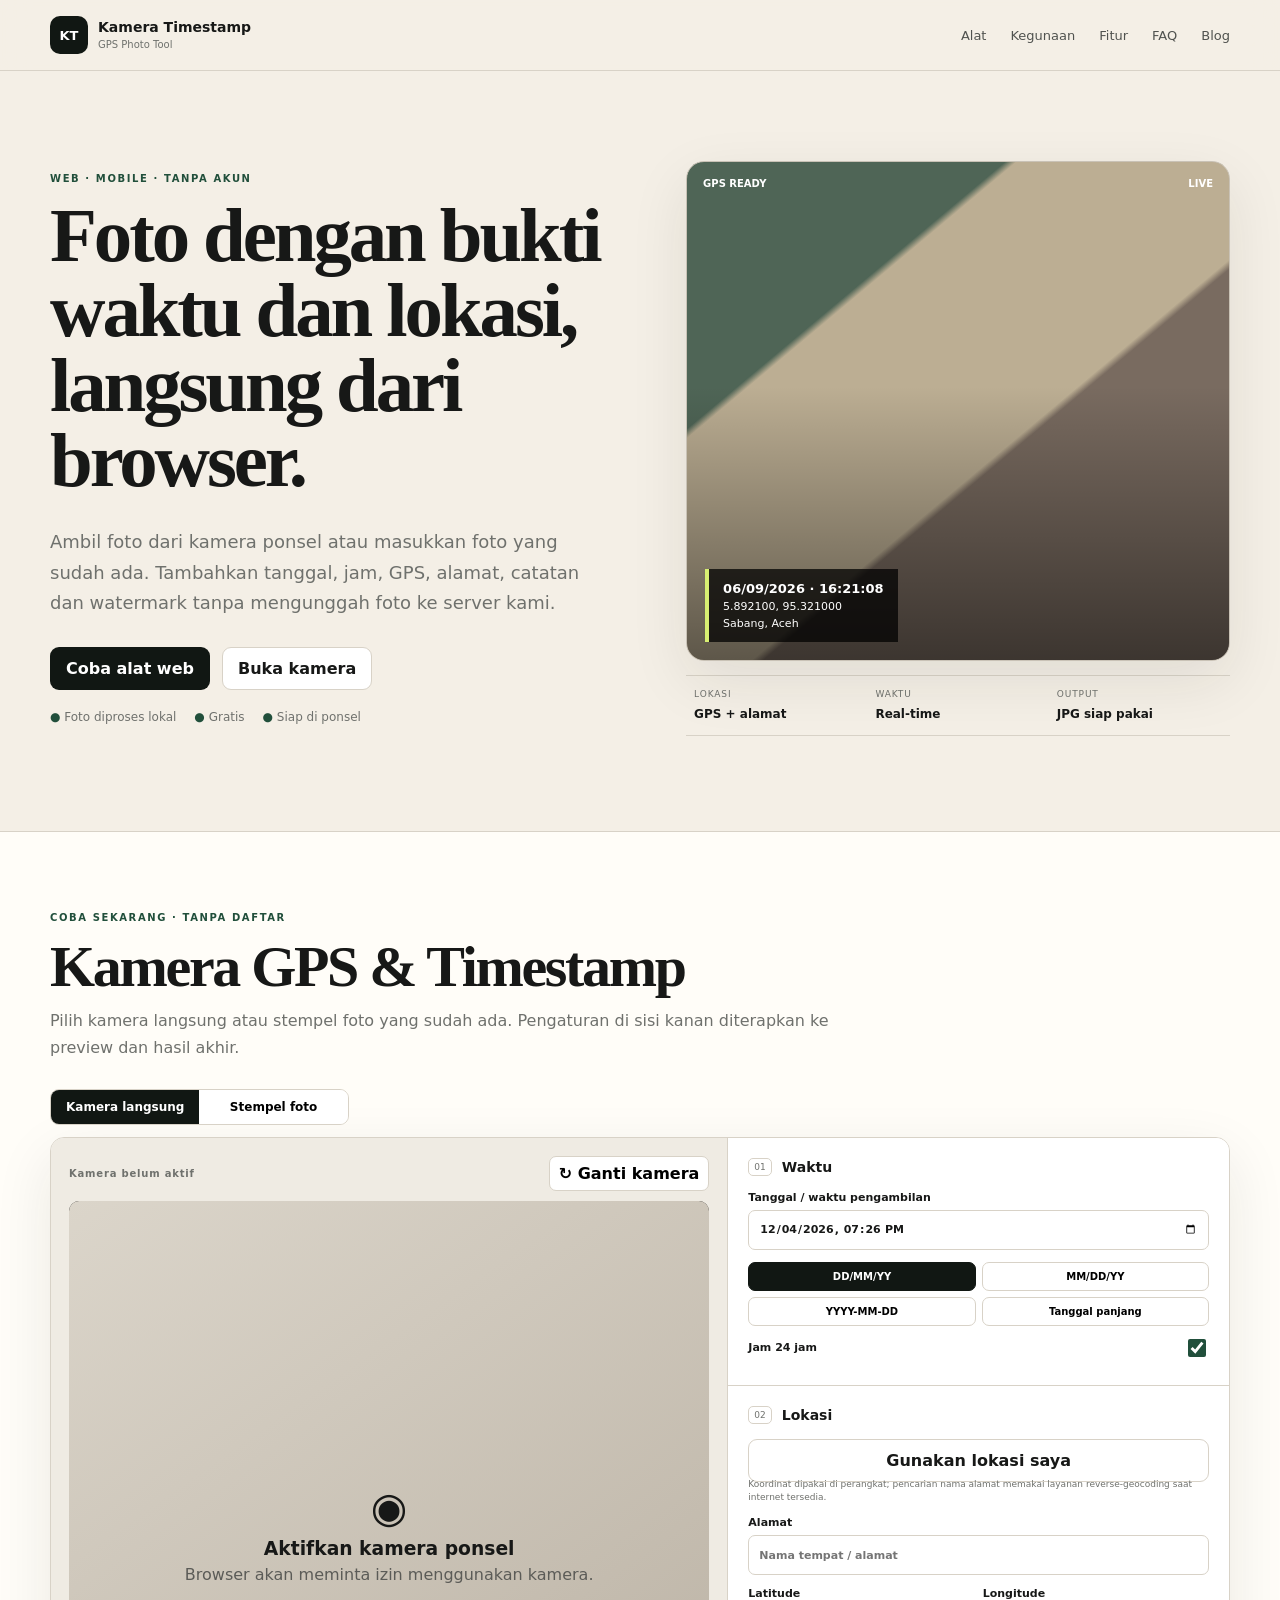
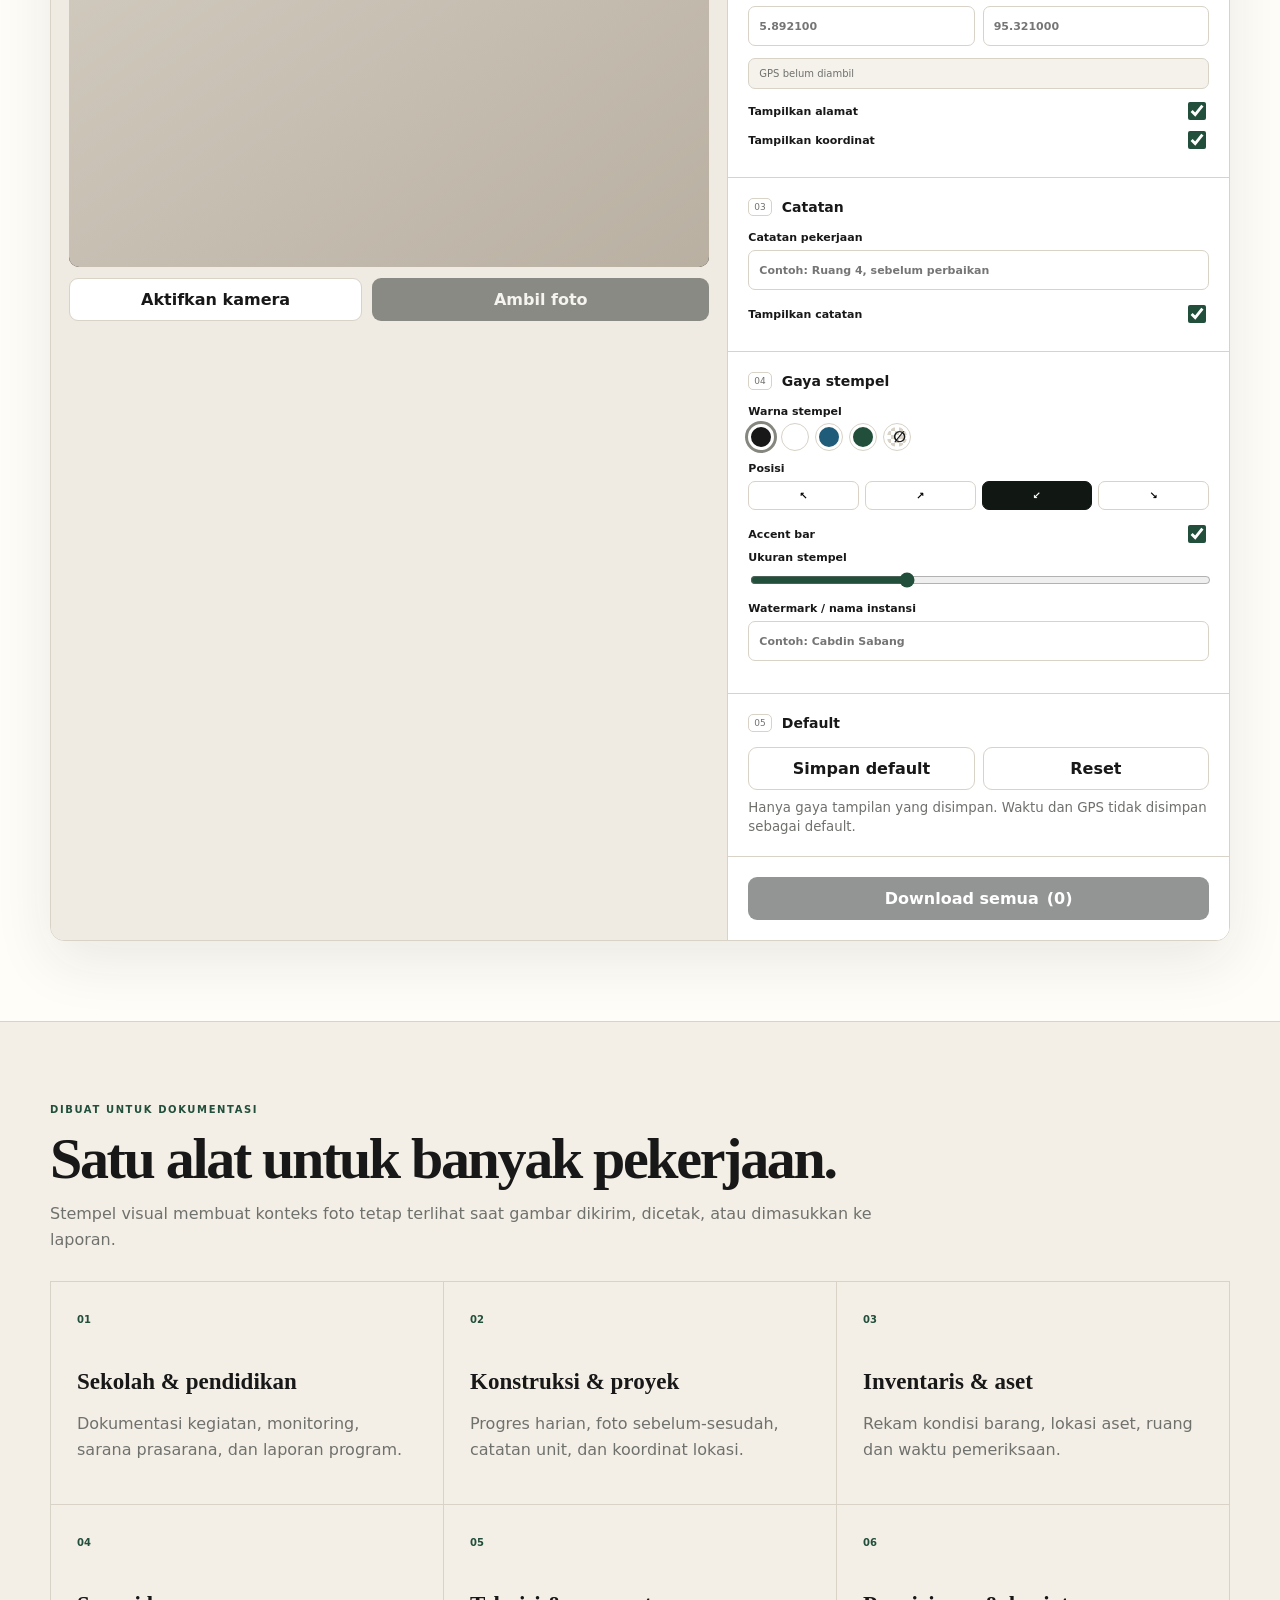
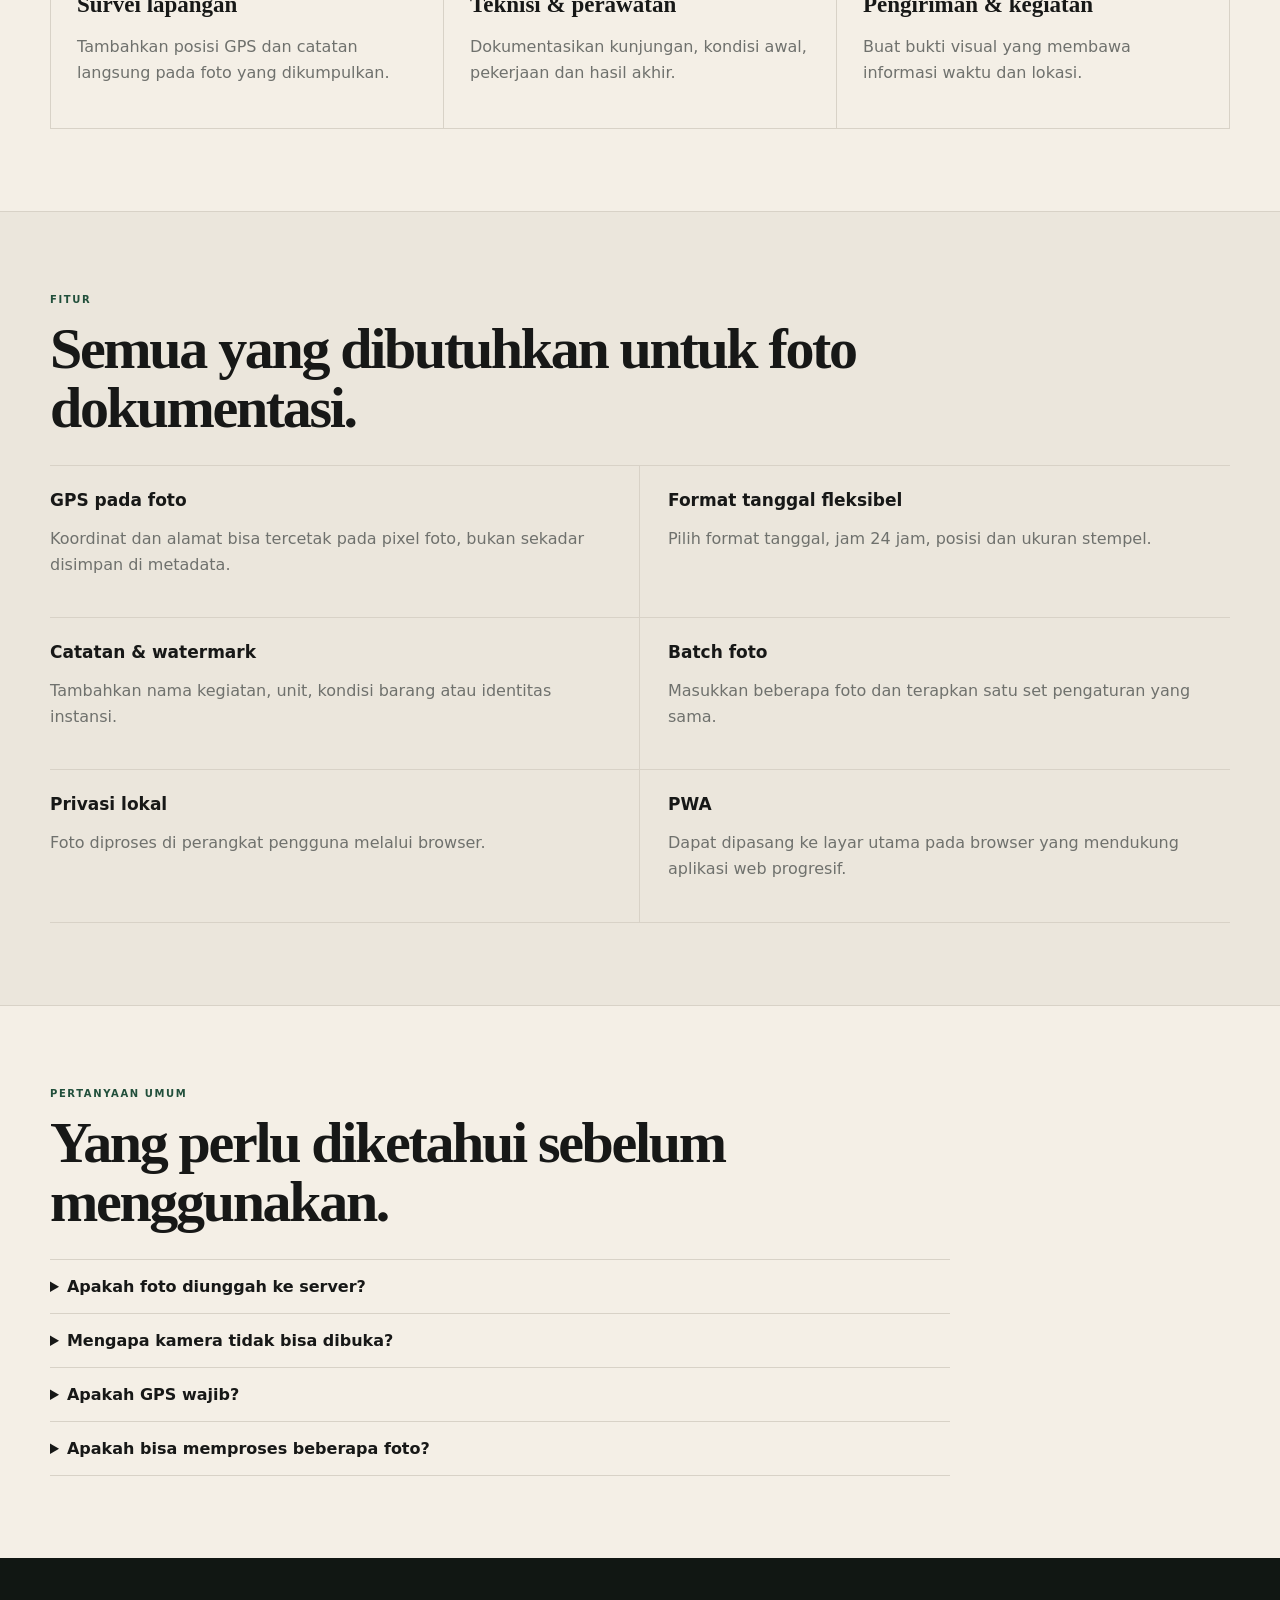
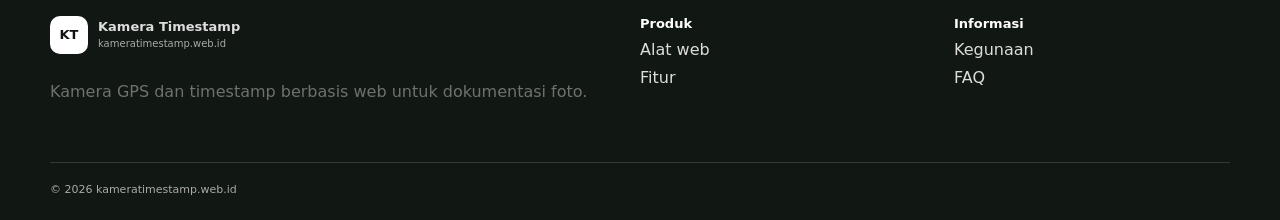
<file: index.html>
<!doctype html>
<html lang="id">
<head>
  <meta charset="utf-8" />
  <meta name="viewport" content="width=device-width,initial-scale=1,viewport-fit=cover" />
  <meta name="theme-color" content="#f4efe6" />
  <title>Kamera Timestamp GPS Online | Foto Tanggal, Jam, Lokasi</title>
  <script async src="https://pagead2.googlesyndication.com/pagead/js/adsbygoogle.js?client=ca-pub-8942638117851999"
     crossorigin="anonymous"></script>
  <meta name="description" content="Kamera timestamp GPS online untuk memotret atau memberi stempel pada foto dengan tanggal, jam, GPS, alamat, catatan, dan watermark langsung di browser." />
  <meta name="robots" content="index,follow,max-image-preview:large" />
  <link rel="canonical" href="https://kameratimestamp.web.id/" />
  <meta property="og:title" content="Kamera Timestamp GPS Online" />
  <meta property="og:description" content="Foto dengan tanggal, jam, GPS, alamat dan watermark langsung dari browser ponsel." />
  <meta property="og:type" content="website" />
  <meta property="og:url" content="https://kameratimestamp.web.id/" />
  <meta name="twitter:card" content="summary_large_image" />
  <link rel="manifest" href="manifest.webmanifest" />
  <link rel="icon" href="icon-192.png" sizes="192x192" />
  <link rel="apple-touch-icon" href="icon-192.png" />
  <link rel="stylesheet" href="styles.css" />
  <script type="application/ld+json">
  {
    "@context":"https://schema.org",
    "@type":"WebApplication",
    "name":"Kamera Timestamp GPS",
    "url":"https://kameratimestamp.web.id/",
    "applicationCategory":"PhotographyApplication",
    "operatingSystem":"Android, iOS, Windows, macOS",
    "description":"Aplikasi web kamera timestamp GPS untuk menambahkan tanggal, jam, koordinat, alamat, catatan dan watermark pada foto.",
    "offers":{"@type":"Offer","price":"0","priceCurrency":"IDR"}
  }
  </script>
</head>
<body>
  <header class="site-header">
    <div class="nav-shell">
      <a href="#top" class="brand" aria-label="Kamera Timestamp">
        <span class="brand-badge">KT</span>
        <span class="brand-copy"><strong>Kamera Timestamp</strong><small>GPS Photo Tool</small></span>
      </a>
      <nav aria-label="Navigasi utama">
        <a href="#tool">Alat</a>
        <a href="#usecases">Kegunaan</a>
        <a href="#features">Fitur</a>
        <a href="#faq">FAQ</a>
        <a href="/blog/">Blog</a>
      </nav>
      <button id="installApp" class="button button-ghost hidden" type="button">Pasang App</button>
    </div>
  </header>

  <main id="top">
    <section class="hero section-shell">
      <div class="hero-copy">
        <p class="eyebrow">WEB · MOBILE · TANPA AKUN</p>
        <h1>Foto dengan bukti waktu dan lokasi, langsung dari browser.</h1>
        <p class="hero-lead">Ambil foto dari kamera ponsel atau masukkan foto yang sudah ada. Tambahkan tanggal, jam, GPS, alamat, catatan dan watermark tanpa mengunggah foto ke server kami.</p>
        <div class="hero-actions">
          <a href="#tool" class="button button-dark">Coba alat web</a>
          <button id="heroCamera" class="button button-light" type="button">Buka kamera</button>
        </div>
        <div class="trust-row">
          <span>● Foto diproses lokal</span><span>● Gratis</span><span>● Siap di ponsel</span>
        </div>
      </div>
      <div class="hero-card" aria-hidden="true">
        <div class="hero-photo">
          <div class="hero-photo-top"><span>GPS READY</span><span>LIVE</span></div>
          <div class="hero-stamp">
            <strong>06/09/2026 · 16:21:08</strong>
            <span>5.892100, 95.321000</span>
            <span>Sabang, Aceh</span>
          </div>
        </div>
        <div class="hero-metrics">
          <div><small>LOKASI</small><strong>GPS + alamat</strong></div>
          <div><small>WAKTU</small><strong>Real-time</strong></div>
          <div><small>OUTPUT</small><strong>JPG siap pakai</strong></div>
        </div>
      </div>
    </section>

    <section id="tool" class="tool-wrap">
      <div class="section-shell">
        <div class="section-heading">
          <p class="eyebrow">COBA SEKARANG · TANPA DAFTAR</p>
          <h2>Kamera GPS & Timestamp</h2>
          <p>Pilih kamera langsung atau stempel foto yang sudah ada. Pengaturan di sisi kanan diterapkan ke preview dan hasil akhir.</p>
        </div>

        <div class="mode-tabs" role="tablist" aria-label="Mode alat">
          <button id="cameraTab" class="mode-tab active" type="button" data-mode="camera">Kamera langsung</button>
          <button id="uploadTab" class="mode-tab" type="button" data-mode="upload">Stempel foto</button>
        </div>

        <div class="tool-card">
          <div class="preview-pane">
            <div id="cameraMode" class="mode-panel">
              <div class="preview-toolbar">
                <span id="cameraState" class="status-chip">Kamera belum aktif</span>
                <button id="switchCamera" class="mini-button" type="button">↻ Ganti kamera</button>
              </div>
              <div id="cameraStage" class="camera-stage">
                <video id="video" autoplay playsinline muted></video>
                <div id="liveStamp" class="live-stamp"></div>
                <div id="cameraPlaceholder" class="camera-placeholder">
                  <div class="placeholder-icon">◉</div>
                  <h3>Aktifkan kamera ponsel</h3>
                  <p>Browser akan meminta izin menggunakan kamera.</p>
                </div>
                <div id="flash" class="flash"></div>
              </div>
              <div class="camera-actions">
                <button id="startCamera" class="button button-light" type="button">Aktifkan kamera</button>
                <button id="capturePhoto" class="button button-dark" type="button" disabled>Ambil foto</button>
              </div>
            </div>

            <div id="uploadMode" class="mode-panel hidden">
              <div id="dropZone" class="drop-zone" tabindex="0">
                <input id="photoInput" type="file" accept="image/jpeg,image/png,image/webp" multiple hidden />
                <div class="drop-icon">＋</div>
                <h3>Taruh foto di sini</h3>
                <p>JPG, PNG, atau WEBP. Bisa pilih beberapa foto sekaligus.</p>
                <button id="chooseFiles" class="button button-dark" type="button">Pilih foto</button>
              </div>
              <div id="uploadPreviewWrap" class="upload-preview-wrap hidden">
                <canvas id="uploadCanvas"></canvas>
                <div class="upload-preview-meta">
                  <span id="currentFileName">—</span>
                  <div>
                    <button id="prevPhoto" class="mini-button" type="button">←</button>
                    <span id="photoCounter">1 / 1</span>
                    <button id="nextPhoto" class="mini-button" type="button">→</button>
                  </div>
                </div>
                <div class="upload-actions"><button id="addMorePhotos" class="button button-light" type="button">+ Tambah foto</button><button id="downloadSelected" class="button button-dark" type="button">Download foto ini</button></div>
              </div>
            </div>

            <div id="resultPanel" class="result-panel hidden">
              <div class="result-title"><span>HASIL</span><strong>Foto siap digunakan</strong></div>
              <img id="resultImage" alt="Hasil foto timestamp GPS" />
              <div class="result-actions">
                <a id="downloadCurrent" class="button button-dark" href="#" download="timestamp-photo.jpg">Download</a>
                <button id="shareCurrent" class="button button-light" type="button">Bagikan</button>
              </div>
            </div>
          </div>

          <aside class="settings-pane">
            <section class="settings-group">
              <div class="settings-title"><span>01</span><h3>Waktu</h3></div>
              <label>Tanggal / waktu pengambilan
                <input id="capturedAt" type="datetime-local" />
              </label>
              <div class="format-buttons" id="dateFormats">
                <button type="button" data-format="dmy" class="active">DD/MM/YY</button>
                <button type="button" data-format="mdy">MM/DD/YY</button>
                <button type="button" data-format="iso">YYYY-MM-DD</button>
                <button type="button" data-format="long">Tanggal panjang</button>
              </div>
              <label class="toggle-row"><span>Jam 24 jam</span><input id="clock24" type="checkbox" checked /></label>
            </section>

            <section class="settings-group">
              <div class="settings-title"><span>02</span><h3>Lokasi</h3></div>
              <button id="useLocation" class="button button-light full" type="button">Gunakan lokasi saya</button>
              <small class="privacy-inline">Koordinat dipakai di perangkat; pencarian nama alamat memakai layanan reverse-geocoding saat internet tersedia.</small>
              <label>Alamat
                <input id="address" type="text" placeholder="Nama tempat / alamat" />
              </label>
              <div class="two-cols">
                <label>Latitude<input id="latitude" inputmode="decimal" type="text" placeholder="5.892100" /></label>
                <label>Longitude<input id="longitude" inputmode="decimal" type="text" placeholder="95.321000" /></label>
              </div>
              <div id="gpsInfo" class="gps-info">GPS belum diambil</div>
              <label class="toggle-row"><span>Tampilkan alamat</span><input id="showAddress" type="checkbox" checked /></label>
              <label class="toggle-row"><span>Tampilkan koordinat</span><input id="showCoordinates" type="checkbox" checked /></label>
            </section>

            <section class="settings-group">
              <div class="settings-title"><span>03</span><h3>Catatan</h3></div>
              <label>Catatan pekerjaan<input id="jobNote" type="text" maxlength="120" placeholder="Contoh: Ruang 4, sebelum perbaikan" /></label>
              <label class="toggle-row"><span>Tampilkan catatan</span><input id="showNote" type="checkbox" checked /></label>
            </section>

            <section class="settings-group">
              <div class="settings-title"><span>04</span><h3>Gaya stempel</h3></div>
              <label>Warna stempel
                <div class="color-row">
                  <button type="button" class="color-dot active" data-color="dark" aria-label="Hitam"></button>
                  <button type="button" class="color-dot light" data-color="light" aria-label="Putih"></button>
                  <button type="button" class="color-dot blue" data-color="blue" aria-label="Biru"></button>
                  <button type="button" class="color-dot green" data-color="green" aria-label="Hijau"></button>
                  <button type="button" class="color-dot none" data-color="none" aria-label="Tanpa warna" title="Tanpa warna"><span aria-hidden="true">∅</span></button>
                </div>
              </label>
              <label>Posisi
                <div class="position-grid" id="positionGrid">
                  <button type="button" data-position="top-left">↖</button>
                  <button type="button" data-position="top-right">↗</button>
                  <button type="button" data-position="bottom-left" class="active">↙</button>
                  <button type="button" data-position="bottom-right">↘</button>
                </div>
              </label>
              <label class="toggle-row"><span>Accent bar</span><input id="accentBar" type="checkbox" checked /></label>
              <label>Ukuran stempel
                <input id="stampSize" type="range" min="55" max="145" value="85" />
              </label>
              <label>Watermark / nama instansi
                <input id="watermark" type="text" maxlength="80" placeholder="Contoh: Cabdin Sabang" />
              </label>
            </section>

            <section class="settings-group defaults-group">
              <div class="settings-title"><span>05</span><h3>Default</h3></div>
              <div class="two-actions">
                <button id="saveDefaults" class="button button-light" type="button">Simpan default</button>
                <button id="resetDefaults" class="button button-light" type="button">Reset</button>
              </div>
              <small>Hanya gaya tampilan yang disimpan. Waktu dan GPS tidak disimpan sebagai default.</small>
            </section>

            <section class="settings-group action-group">
              <button id="downloadAll" class="button button-dark full" type="button" disabled>Download semua <span id="batchCount">(0)</span></button>
            </section>
          </aside>
        </div>
      </div>
    </section>

    <section id="usecases" class="section-shell content-section">
      <div class="section-heading wide">
        <p class="eyebrow">DIBUAT UNTUK DOKUMENTASI</p>
        <h2>Satu alat untuk banyak pekerjaan.</h2>
        <p>Stempel visual membuat konteks foto tetap terlihat saat gambar dikirim, dicetak, atau dimasukkan ke laporan.</p>
      </div>
      <div class="number-grid">
        <article><span>01</span><h3>Sekolah & pendidikan</h3><p>Dokumentasi kegiatan, monitoring, sarana prasarana, dan laporan program.</p></article>
        <article><span>02</span><h3>Konstruksi & proyek</h3><p>Progres harian, foto sebelum-sesudah, catatan unit, dan koordinat lokasi.</p></article>
        <article><span>03</span><h3>Inventaris & aset</h3><p>Rekam kondisi barang, lokasi aset, ruang dan waktu pemeriksaan.</p></article>
        <article><span>04</span><h3>Survei lapangan</h3><p>Tambahkan posisi GPS dan catatan langsung pada foto yang dikumpulkan.</p></article>
        <article><span>05</span><h3>Teknisi & perawatan</h3><p>Dokumentasikan kunjungan, kondisi awal, pekerjaan dan hasil akhir.</p></article>
        <article><span>06</span><h3>Pengiriman & kegiatan</h3><p>Buat bukti visual yang membawa informasi waktu dan lokasi.</p></article>
      </div>
    </section>

    <section id="features" class="feature-band">
      <div class="section-shell content-section">
        <div class="section-heading wide"><p class="eyebrow">FITUR</p><h2>Semua yang dibutuhkan untuk foto dokumentasi.</h2></div>
        <div class="feature-grid">
          <article><h3>GPS pada foto</h3><p>Koordinat dan alamat bisa tercetak pada pixel foto, bukan sekadar disimpan di metadata.</p></article>
          <article><h3>Format tanggal fleksibel</h3><p>Pilih format tanggal, jam 24 jam, posisi dan ukuran stempel.</p></article>
          <article><h3>Catatan & watermark</h3><p>Tambahkan nama kegiatan, unit, kondisi barang atau identitas instansi.</p></article>
          <article><h3>Batch foto</h3><p>Masukkan beberapa foto dan terapkan satu set pengaturan yang sama.</p></article>
          <article><h3>Privasi lokal</h3><p>Foto diproses di perangkat pengguna melalui browser.</p></article>
          <article><h3>PWA</h3><p>Dapat dipasang ke layar utama pada browser yang mendukung aplikasi web progresif.</p></article>
        </div>
      </div>
    </section>

    <section id="faq" class="section-shell content-section faq-section">
      <div class="section-heading wide"><p class="eyebrow">PERTANYAAN UMUM</p><h2>Yang perlu diketahui sebelum menggunakan.</h2></div>
      <div class="faq-list">
        <details><summary>Apakah foto diunggah ke server?</summary><p>Tidak. Pemrosesan utama dilakukan di browser perangkat.</p></details>
        <details><summary>Mengapa kamera tidak bisa dibuka?</summary><p>Pastikan situs dibuka melalui HTTPS dan izin kamera diberikan pada browser.</p></details>
        <details><summary>Apakah GPS wajib?</summary><p>Tidak. GPS hanya diperlukan bila Anda ingin mencetak koordinat atau mengambil alamat berdasarkan lokasi perangkat.</p></details>
        <details><summary>Apakah bisa memproses beberapa foto?</summary><p>Ya. Mode Stempel Foto menerima beberapa gambar dan dapat mengunduh hasil satu per satu.</p></details>
      </div>
    </section>
  </main>

  <footer class="site-footer">
    <div class="section-shell footer-grid">
      <div><a href="#top" class="brand footer-brand"><span class="brand-badge">KT</span><span class="brand-copy"><strong>Kamera Timestamp</strong><small>kameratimestamp.web.id</small></span></a><p>Kamera GPS dan timestamp berbasis web untuk dokumentasi foto.</p></div>
      <div><strong>Produk</strong><a href="#tool">Alat web</a><a href="#features">Fitur</a></div>
      <div><strong>Informasi</strong><a href="#usecases">Kegunaan</a><a href="#faq">FAQ</a></div>
    </div>
    <div class="section-shell footer-bottom">© 2026 kameratimestamp.web.id</div>
  </footer>

  <canvas id="workCanvas" hidden></canvas>
  <script src="app.js?v=1" defer></script>
</body>
</html>
</file>
<file: styles.css>
:root{
  --bg:#f4efe6;--paper:#fffdf8;--ink:#171817;--muted:#6f716d;--line:#d8d2c7;--green:#214f3b;--green-2:#dce8df;--dark:#111713;--white:#fff;--accent:#d8ef72;--blue:#1f5c7a;--shadow:0 20px 60px rgba(37,32,24,.09)
}
*{box-sizing:border-box}html{scroll-behavior:smooth}body{margin:0;background:var(--bg);color:var(--ink);font-family:Inter,ui-sans-serif,system-ui,-apple-system,BlinkMacSystemFont,"Segoe UI",sans-serif}button,input,select,a{font:inherit}a{color:inherit}.hidden{display:none!important}.section-shell{width:min(1180px,calc(100% - 36px));margin-inline:auto}
.site-header{position:sticky;top:0;z-index:50;border-bottom:1px solid var(--line);background:rgba(244,239,230,.93);backdrop-filter:blur(14px)}.nav-shell{width:min(1180px,calc(100% - 36px));height:70px;margin:auto;display:flex;align-items:center;gap:30px}.brand{display:inline-flex;align-items:center;gap:10px;text-decoration:none}.brand-badge{display:grid;place-items:center;width:38px;height:38px;border-radius:10px;background:var(--dark);color:#fff;font-size:13px;font-weight:900}.brand-copy{display:grid;line-height:1.1}.brand-copy strong{font-size:14px}.brand-copy small{font-size:10px;color:var(--muted);margin-top:4px}.nav-shell nav{display:flex;gap:24px;margin-left:auto}.nav-shell nav a{text-decoration:none;font-size:13px;color:#50524f}.button{border:1px solid transparent;border-radius:9px;padding:11px 15px;font-weight:800;cursor:pointer;text-decoration:none;display:inline-flex;align-items:center;justify-content:center;gap:8px}.button-dark{background:var(--dark);color:#fff}.button-light{background:#fff;border-color:var(--line);color:var(--ink)}.button-ghost{background:transparent;border-color:var(--line)}.button:disabled{opacity:.45;cursor:not-allowed}.full{width:100%}
.hero{display:grid;grid-template-columns:1.02fr .98fr;gap:70px;align-items:center;padding:90px 0 95px}.eyebrow{margin:0 0 14px;color:var(--green);font-size:10px;letter-spacing:.16em;font-weight:900}.hero h1,.section-heading h2{font-family:Georgia,"Times New Roman",serif;letter-spacing:-.04em}.hero h1{font-size:clamp(50px,6vw,78px);line-height:.98;margin:0;max-width:760px}.hero-lead{font-size:18px;line-height:1.72;color:var(--muted);max-width:680px;margin:28px 0}.hero-actions{display:flex;gap:12px}.trust-row{display:flex;gap:18px;flex-wrap:wrap;margin-top:20px;font-size:12px;color:var(--muted)}.trust-row span::first-letter{color:var(--green)}.hero-card{display:grid;gap:14px}.hero-photo{position:relative;min-height:500px;border:1px solid #c9c2b6;border-radius:18px;overflow:hidden;background:linear-gradient(140deg,#4f6556 0 28%,#bcae93 29% 58%,#796b60 59% 100%);box-shadow:var(--shadow)}.hero-photo:after{content:"";position:absolute;inset:0;background:linear-gradient(to top,rgba(0,0,0,.5),transparent 55%)}.hero-photo-top{position:absolute;z-index:2;top:16px;left:16px;right:16px;display:flex;justify-content:space-between;color:#fff;font-size:10px;font-weight:900}.hero-stamp{position:absolute;z-index:2;left:18px;bottom:18px;display:grid;gap:4px;max-width:78%;padding:12px 14px;background:rgba(0,0,0,.74);color:#fff;border-left:4px solid var(--accent);font-size:11px}.hero-stamp strong{font-size:13px}.hero-metrics{display:grid;grid-template-columns:repeat(3,1fr);border-top:1px solid var(--line);border-bottom:1px solid var(--line)}.hero-metrics div{padding:13px 8px}.hero-metrics small{display:block;color:var(--muted);font-size:9px;letter-spacing:.1em;margin-bottom:4px}.hero-metrics strong{font-size:12px}
.tool-wrap{background:var(--paper);border-top:1px solid var(--line);border-bottom:1px solid var(--line);padding:80px 0}.section-heading{max-width:780px;margin-bottom:28px}.section-heading.wide{max-width:860px}.section-heading h2{font-size:clamp(38px,5vw,58px);line-height:1.02;margin:0 0 12px}.section-heading>p:not(.eyebrow){margin:0;color:var(--muted);line-height:1.65}.mode-tabs{display:inline-grid;grid-template-columns:1fr 1fr;border:1px solid var(--line);border-radius:9px;overflow:hidden;margin-bottom:12px}.mode-tab{border:0;background:#fff;padding:10px 15px;font-weight:800;font-size:12px;cursor:pointer}.mode-tab.active{background:var(--dark);color:#fff}.tool-card{display:grid;grid-template-columns:minmax(0,1.15fr) minmax(340px,.85fr);border:1px solid var(--line);border-radius:14px;overflow:hidden;background:#fff;box-shadow:var(--shadow)}.preview-pane{padding:18px;background:#efebe3;border-right:1px solid var(--line)}.preview-toolbar{display:flex;justify-content:space-between;align-items:center;margin-bottom:10px}.status-chip{font-size:10px;font-weight:900;letter-spacing:.08em;color:var(--muted)}.mini-button{border:1px solid var(--line);background:#fff;border-radius:7px;padding:7px 9px;font-weight:800;cursor:pointer}.camera-stage{position:relative;width:100%;aspect-ratio:3/4;max-height:74vh;overflow:hidden;border-radius:10px;background:#111}.camera-stage video{width:100%;height:100%;object-fit:cover}.camera-placeholder{position:absolute;inset:0;display:grid;place-content:center;text-align:center;padding:24px;background:linear-gradient(145deg,#dbd5ca,#b9b0a2)}.camera-placeholder h3{margin:6px 0}.camera-placeholder p{margin:0;color:#5b5b57}.placeholder-icon{font-size:42px}.live-stamp{position:absolute;left:14px;bottom:14px;max-width:calc(100% - 28px);background:rgba(0,0,0,.73);color:#fff;border-left:3px solid var(--accent);padding:7px 9px;font-size:clamp(8px,2vw,12px);font-weight:800;line-height:1.25;white-space:pre-line;overflow-wrap:anywhere}.camera-actions{display:grid;grid-template-columns:1fr 1.15fr;gap:10px;margin-top:11px}.flash{position:absolute;inset:0;opacity:0;background:#fff;pointer-events:none}.flash.active{animation:flash .22s ease}@keyframes flash{35%{opacity:.85}100%{opacity:0}}
.drop-zone{min-height:560px;border:1.5px dashed #bdb6aa;border-radius:10px;display:grid;place-content:center;text-align:center;padding:30px;background:#faf8f3}.drop-zone.dragging{border-color:var(--green);background:#f1f6f2}.drop-zone h3{margin:8px 0 6px;font-family:Georgia,"Times New Roman",serif;font-size:28px}.drop-zone p{margin:0 0 18px;color:var(--muted);font-size:13px}.drop-icon{font-size:40px}.upload-preview-wrap{display:grid;gap:10px}.upload-preview-wrap canvas{display:block;width:100%;max-height:70vh;object-fit:contain;border-radius:10px;background:#111}.upload-preview-meta{display:flex;justify-content:space-between;gap:15px;align-items:center;font-size:11px;color:var(--muted)}.upload-preview-meta>div{display:flex;align-items:center;gap:8px}.upload-actions{display:grid;grid-template-columns:1fr 1fr;gap:10px}.result-panel{margin-top:18px;padding-top:18px;border-top:1px solid var(--line)}.result-title{display:flex;justify-content:space-between;align-items:center;margin-bottom:10px}.result-title span{font-size:10px;color:var(--green);font-weight:900}.result-title strong{font-size:13px}.result-panel img{display:block;width:100%;max-height:65vh;object-fit:contain;border-radius:10px;background:#111}.result-actions{display:grid;grid-template-columns:1fr 1fr;gap:10px;margin-top:10px}
.settings-pane{background:#fff}.settings-group{padding:20px;border-bottom:1px solid var(--line)}.settings-group:last-child{border-bottom:0}.settings-title{display:flex;align-items:center;gap:10px;margin-bottom:15px}.settings-title span{display:inline-flex;border:1px solid var(--line);border-radius:5px;padding:3px 5px;color:var(--muted);font-size:9px}.settings-title h3{margin:0;font-size:14px}.settings-group label{display:grid;gap:6px;font-size:11px;font-weight:800;margin-bottom:12px}.settings-group input[type="text"],.settings-group input[type="datetime-local"],.settings-group select{width:100%;min-height:40px;padding:0 10px;border:1px solid var(--line);border-radius:7px;background:#fff;color:var(--ink)}.format-buttons{display:grid;grid-template-columns:repeat(2,1fr);gap:6px;margin-bottom:10px}.format-buttons button,.position-grid button{border:1px solid var(--line);border-radius:7px;background:#fff;padding:8px;font-size:10px;font-weight:800;cursor:pointer}.format-buttons button.active,.position-grid button.active{background:var(--dark);color:#fff;border-color:var(--dark)}.toggle-row{grid-template-columns:1fr auto!important;align-items:center!important;margin:5px 0!important}.toggle-row input{width:18px;height:18px;accent-color:var(--green)}.two-cols{display:grid;grid-template-columns:1fr 1fr;gap:8px}.privacy-inline{display:block;color:var(--muted);font-size:9px;line-height:1.45;margin:-4px 0 12px}.gps-info{padding:9px 10px;background:#f5f2ec;border:1px solid var(--line);border-radius:7px;color:var(--muted);font-size:10px;margin-bottom:10px}.color-row{display:flex;gap:8px}.color-dot{width:26px;height:26px;border-radius:50%;border:3px solid #fff;outline:1px solid var(--line);background:#171817;cursor:pointer}.color-dot.light{background:#fff}.color-dot.blue{background:#1f5c7a}.color-dot.green{background:#214f3b}.color-dot.none{display:grid;place-items:center;background-color:#fff;background-image:linear-gradient(45deg,#d8d2c7 25%,transparent 25%),linear-gradient(-45deg,#d8d2c7 25%,transparent 25%),linear-gradient(45deg,transparent 75%,#d8d2c7 75%),linear-gradient(-45deg,transparent 75%,#d8d2c7 75%);background-size:8px 8px;background-position:0 0,0 4px,4px -4px,-4px 0;color:#171817;font-size:15px;font-weight:900;line-height:1}.color-dot.active{outline:3px solid #85877f}.position-grid{display:grid;grid-template-columns:repeat(4,1fr);gap:6px}.settings-group input[type="range"]{width:100%;accent-color:var(--green)}.two-actions{display:grid;grid-template-columns:1fr 1fr;gap:8px}.defaults-group small{display:block;margin-top:9px;color:var(--muted);line-height:1.4}.action-group{position:sticky;bottom:0;background:#fff}.batch-note{font-size:10px;color:var(--muted)}
.content-section{padding:82px 0}.number-grid{display:grid;grid-template-columns:repeat(3,1fr);border-left:1px solid var(--line);border-top:1px solid var(--line)}.number-grid article{min-height:215px;padding:26px;border-right:1px solid var(--line);border-bottom:1px solid var(--line)}.number-grid span{font-size:10px;color:var(--green);font-weight:900}.number-grid h3{font-family:Georgia,"Times New Roman",serif;font-size:23px;margin:42px 0 8px}.number-grid p,.feature-grid p,.faq-list p,.site-footer p{color:var(--muted);line-height:1.6}.feature-band{background:#ebe6dc;border-top:1px solid var(--line);border-bottom:1px solid var(--line)}.feature-grid{display:grid;grid-template-columns:repeat(2,1fr);border-top:1px solid var(--line)}.feature-grid article{padding:24px 0;border-bottom:1px solid var(--line)}.feature-grid article:nth-child(odd){padding-right:28px;border-right:1px solid var(--line)}.feature-grid article:nth-child(even){padding-left:28px}.feature-grid h3{margin:0 0 7px;font-size:17px}.faq-list{max-width:900px}.faq-list details{border-top:1px solid var(--line);padding:17px 0}.faq-list details:last-child{border-bottom:1px solid var(--line)}.faq-list summary{font-weight:800;cursor:pointer}.site-footer{background:var(--dark);color:#fff;padding:58px 0 24px}.footer-grid{display:grid;grid-template-columns:2fr 1fr 1fr;gap:38px}.footer-grid>div{display:grid;align-content:start;gap:9px}.footer-grid a{text-decoration:none;color:#ddd}.footer-grid strong{font-size:13px}.footer-brand{color:#fff}.footer-brand .brand-badge{background:#fff;color:#111}.footer-brand .brand-copy small{color:#aaa}.footer-bottom{margin-top:42px;padding-top:20px;border-top:1px solid rgba(255,255,255,.15);font-size:11px;color:#aaa}
@media(max-width:920px){.hero{grid-template-columns:1fr;gap:42px;padding-top:58px}.tool-card{grid-template-columns:1fr}.preview-pane{border-right:0;border-bottom:1px solid var(--line)}.number-grid{grid-template-columns:repeat(2,1fr)}}
@media(max-width:700px){.nav-shell{height:62px}.nav-shell nav{display:none}.hero{padding:48px 0 66px}.hero h1{font-size:48px}.hero-lead{font-size:16px}.hero-actions{display:grid}.hero-photo{min-height:420px}.hero-metrics{grid-template-columns:1fr}.hero-metrics div{border-bottom:1px solid var(--line)}.tool-wrap{padding:58px 0}.camera-actions,.result-actions,.two-cols,.two-actions,.upload-actions{grid-template-columns:1fr}.number-grid,.feature-grid,.footer-grid{grid-template-columns:1fr}.number-grid article{min-height:auto}.feature-grid article:nth-child(odd),.feature-grid article:nth-child(even){padding:22px 0;border-right:0}.drop-zone{min-height:420px}.content-section{padding:64px 0}.mode-tabs{width:100%}}
@media(orientation:landscape) and (max-height:720px){.camera-stage{aspect-ratio:16/9;max-height:72vh}}
</file>
